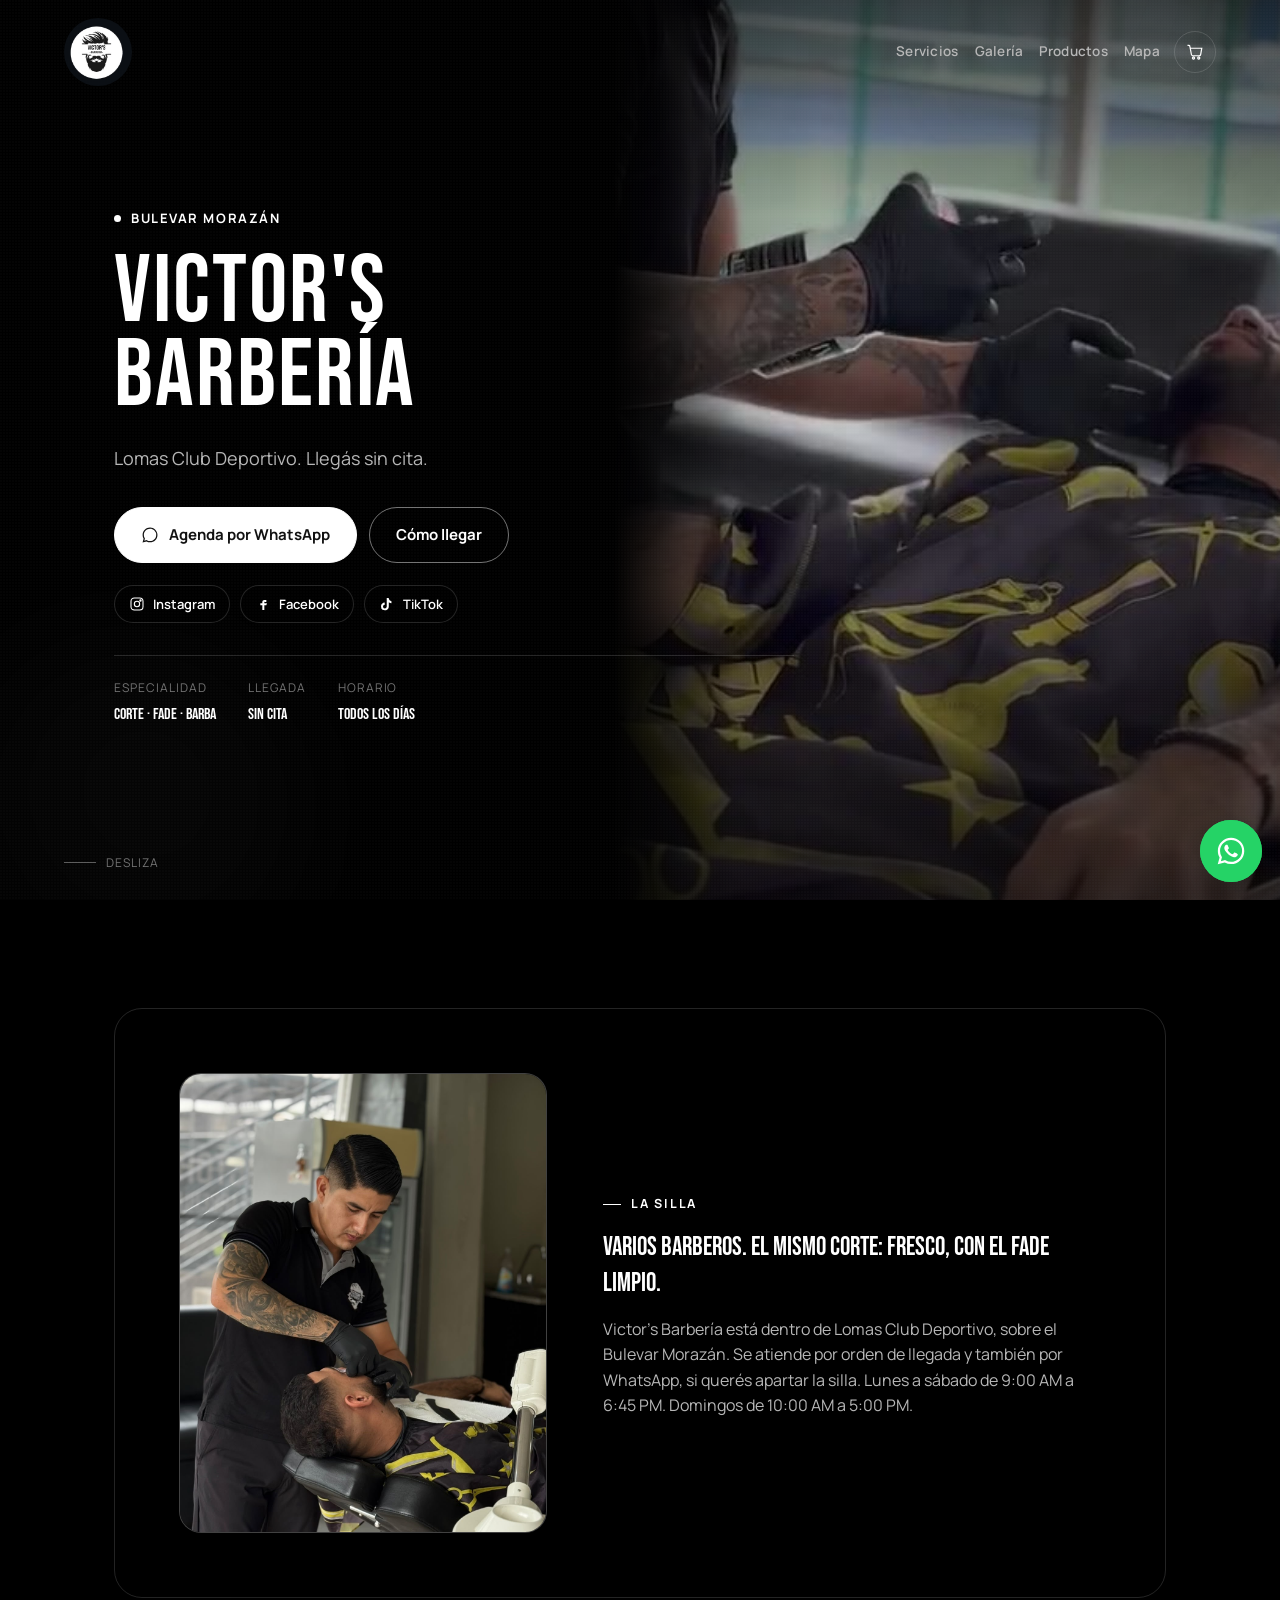
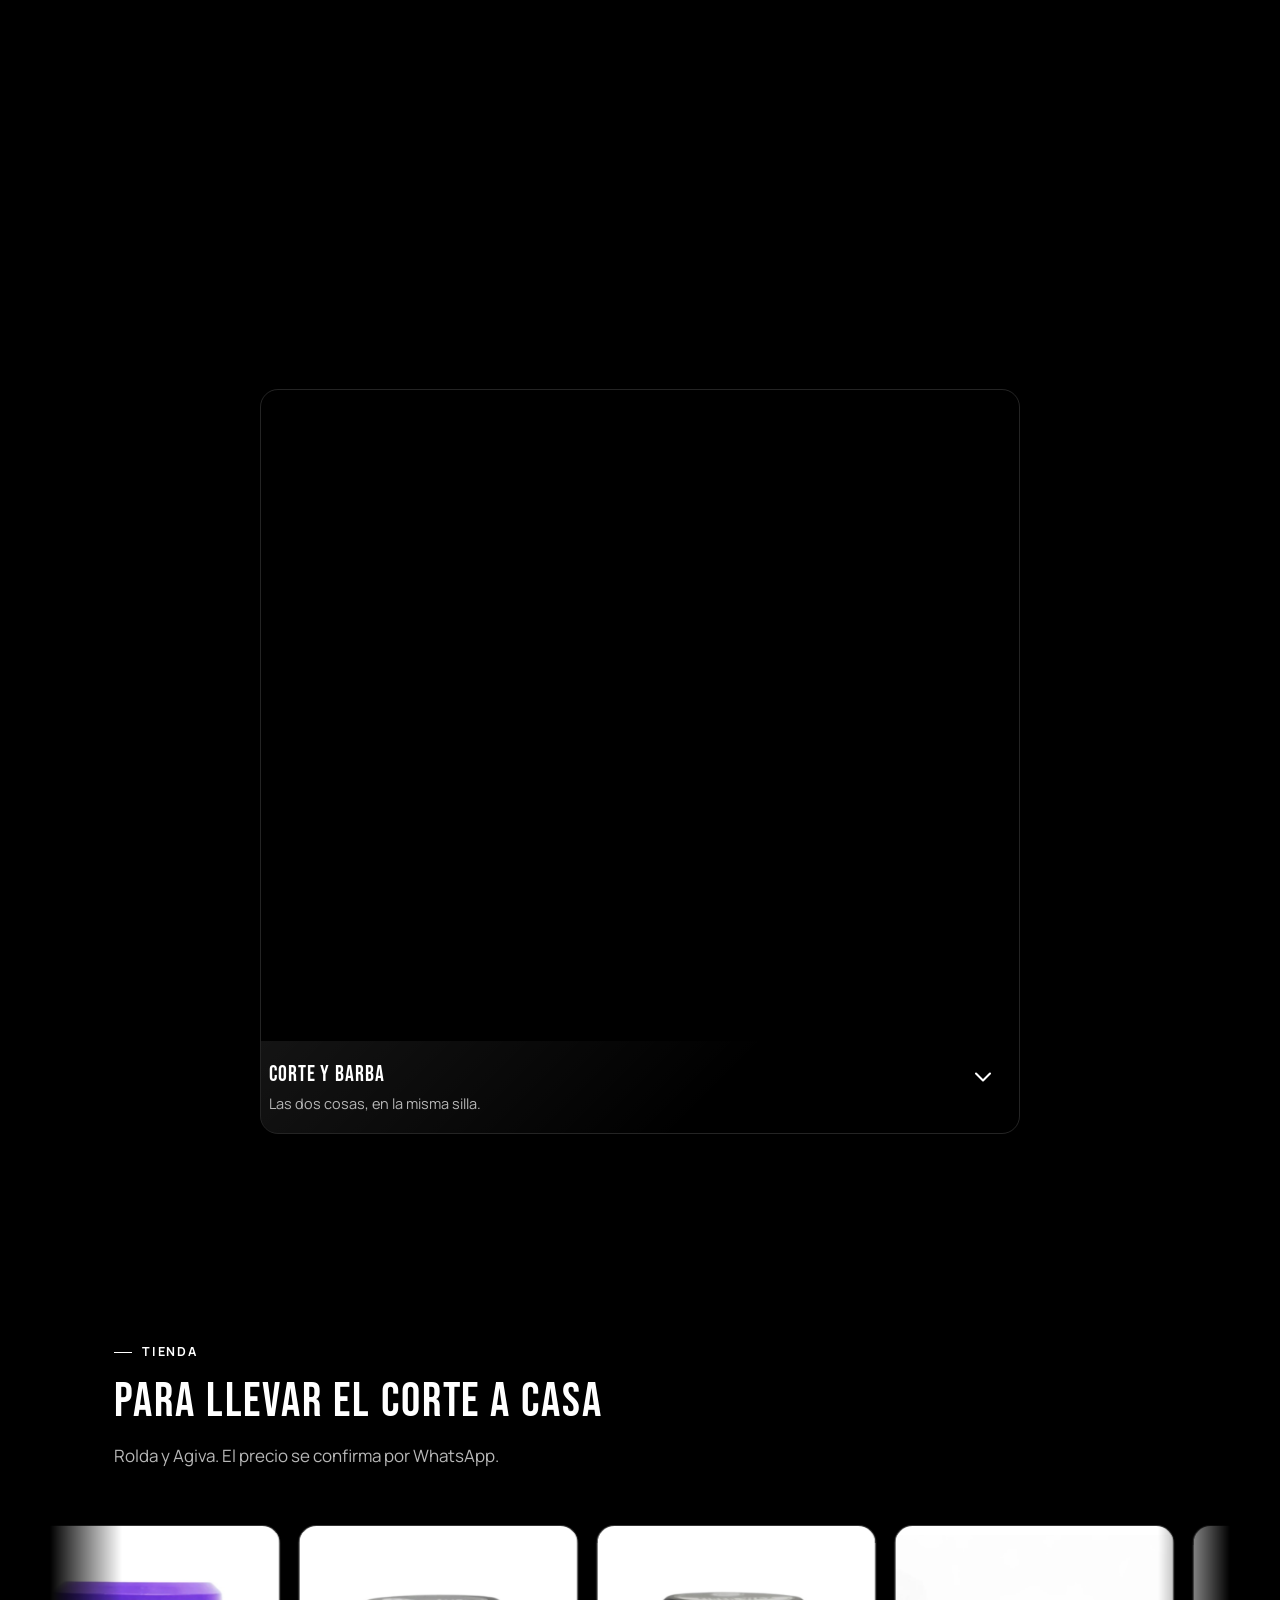
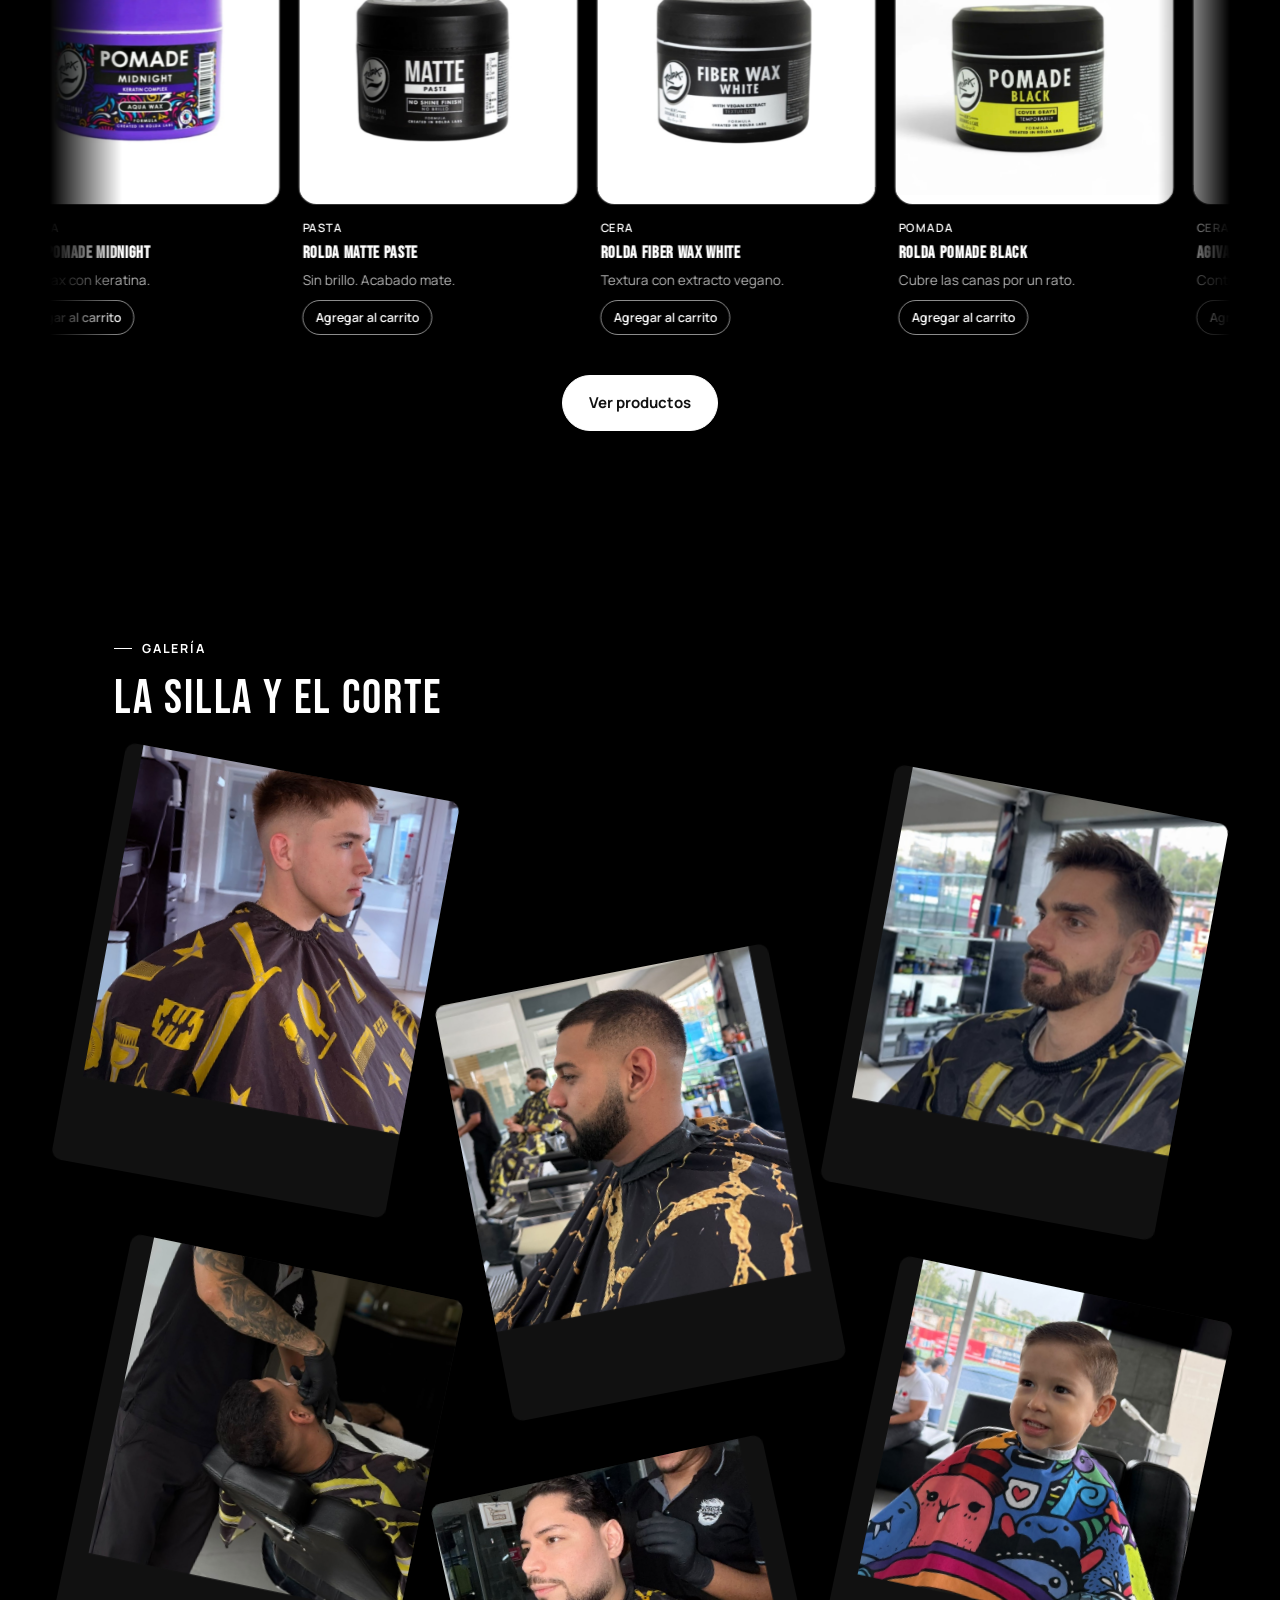
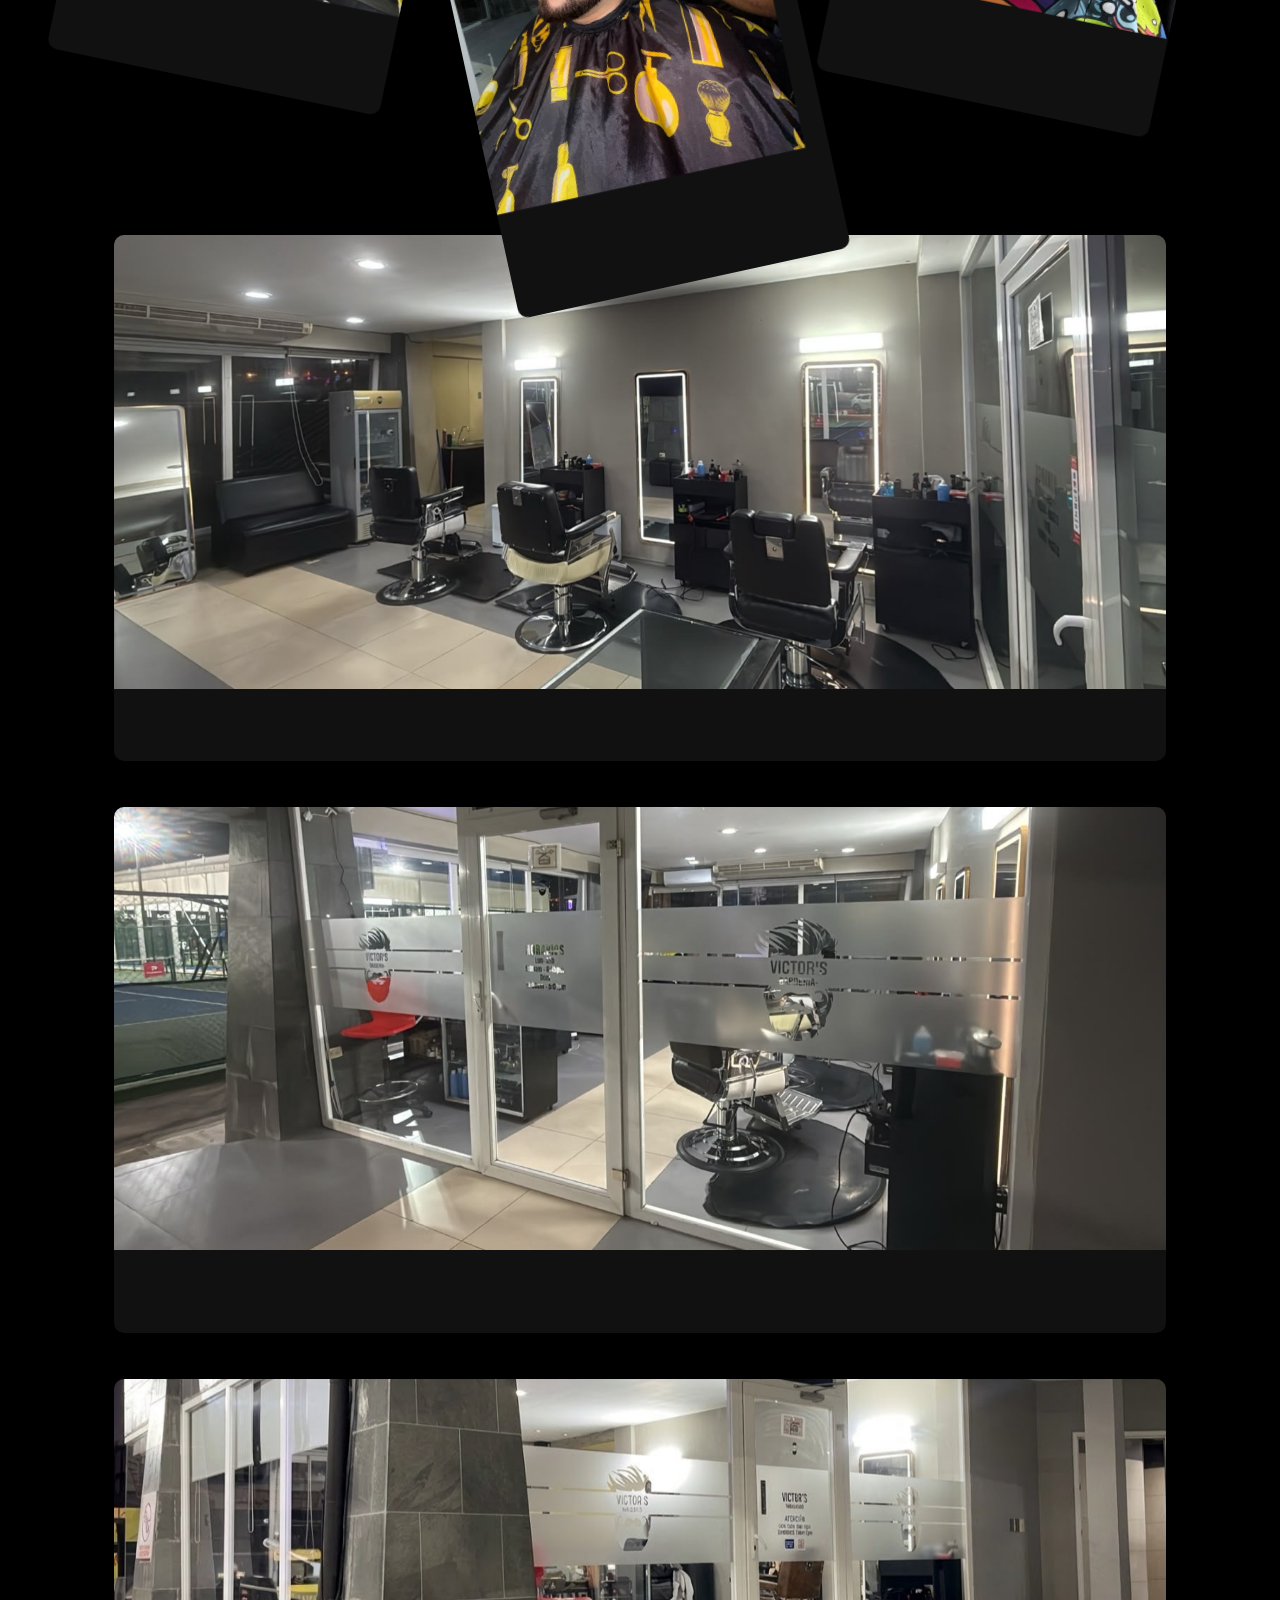
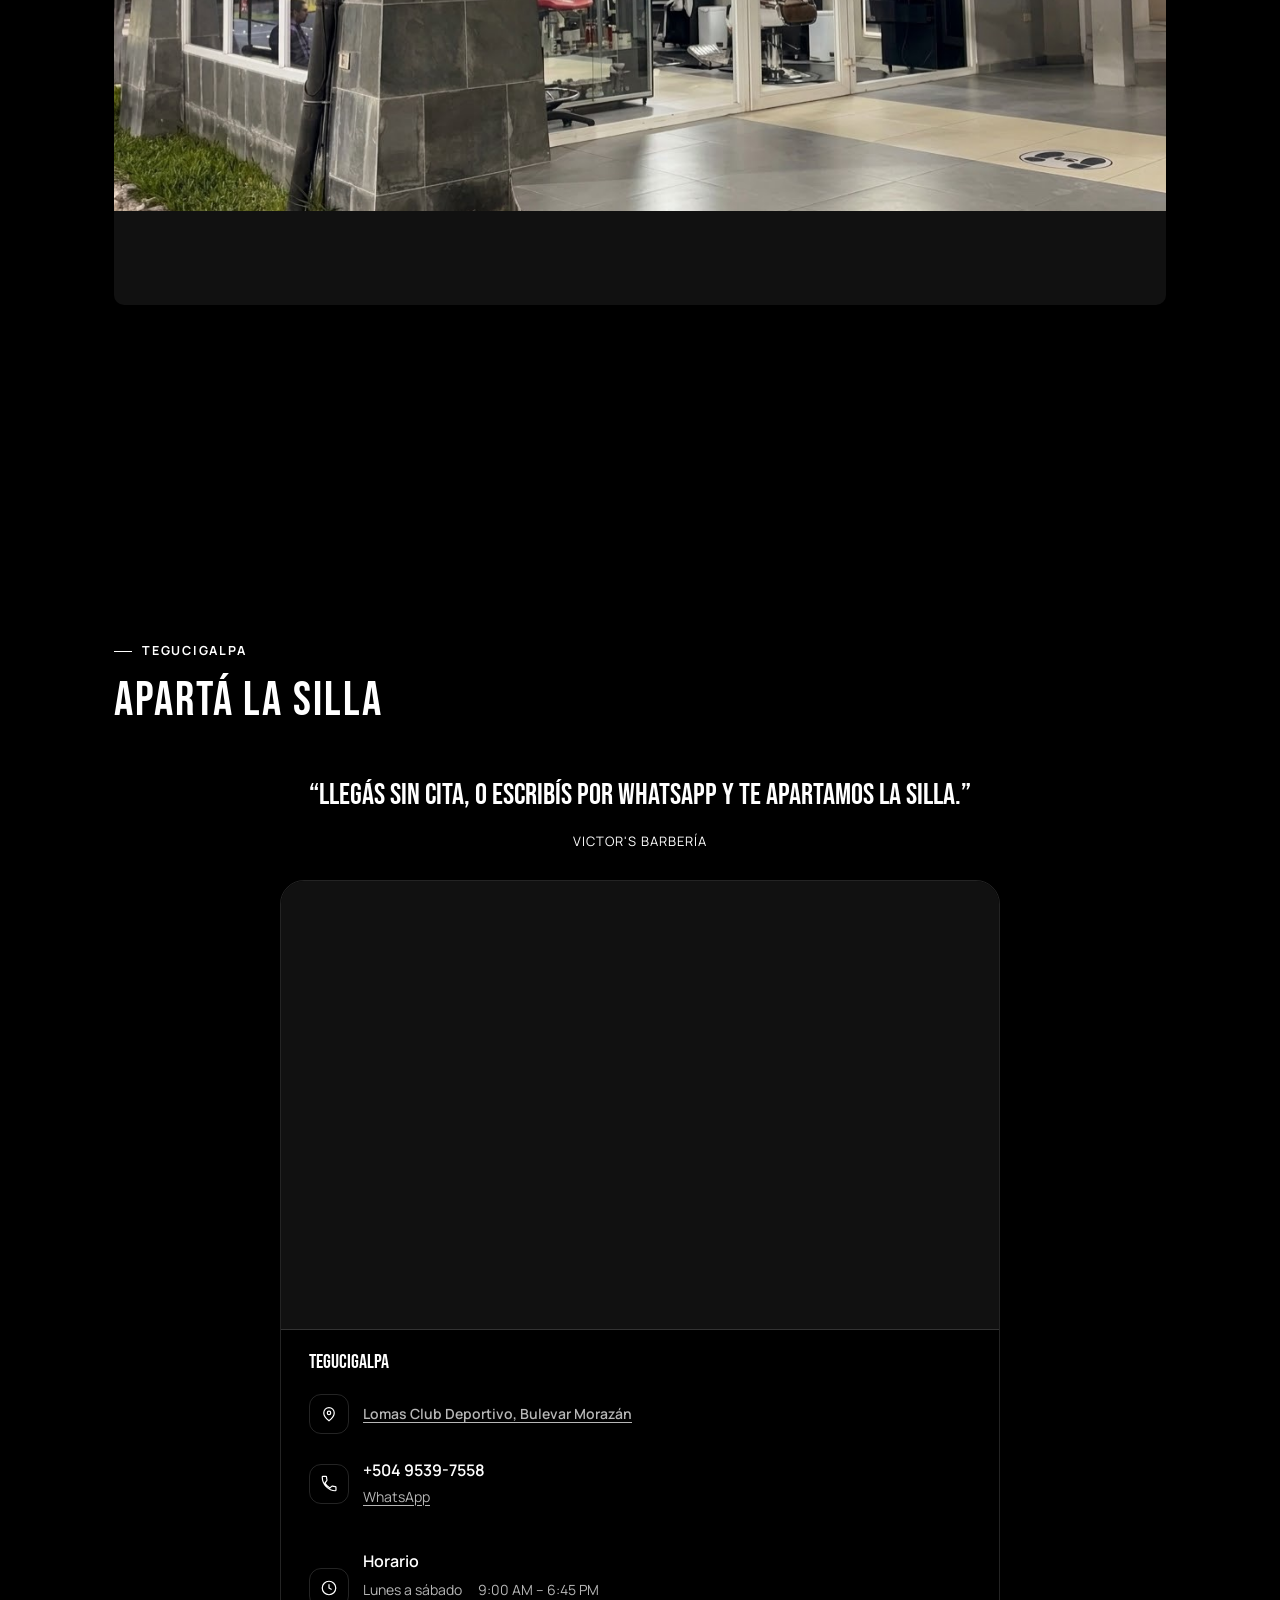
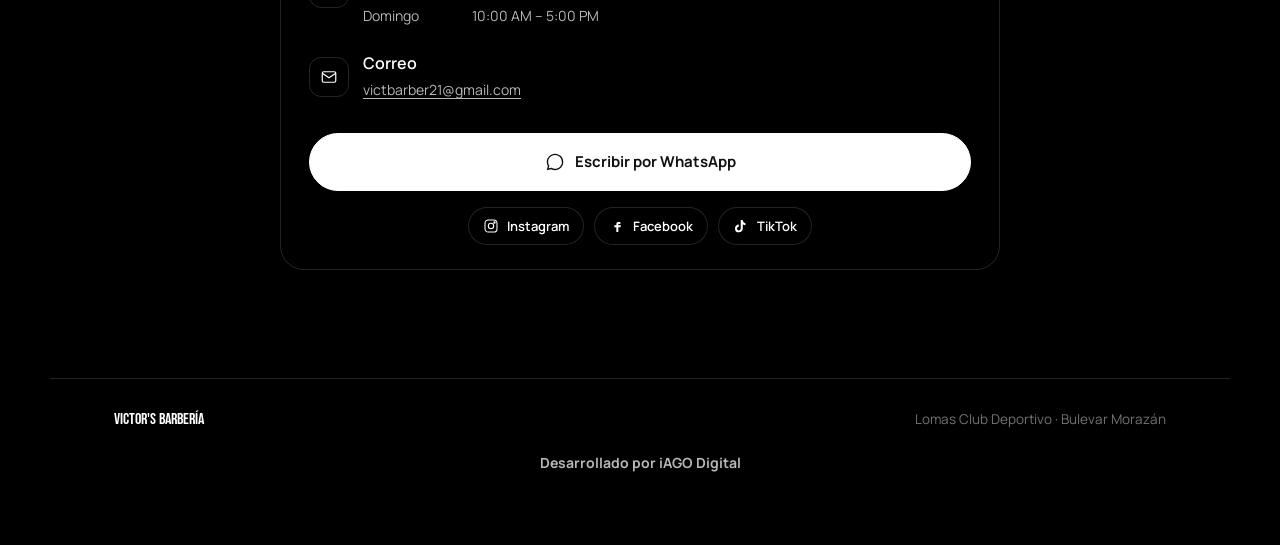
<file: index.html>
<!DOCTYPE html>
<html lang="es">
<head>
<meta charset="UTF-8">
<meta name="viewport" content="width=device-width, initial-scale=1.0, viewport-fit=cover">
<title>Victor's Barbería · Tegucigalpa</title>
<meta name="description" content="Victor's Barbería en Lomas Club Deportivo, Bulevar Morazán. Llegás sin cita, o por WhatsApp.">
<meta name="theme-color" content="#000000">
<link rel="icon" href="images/logo.jpg" type="image/jpeg">
<meta property="og:title" content="Victor's Barbería">
<meta property="og:description" content="Victor's Barbería. Lomas Club Deportivo, Bulevar Morazán, Tegucigalpa.">
<meta property="og:image" content="images/gallery/fachada.jpg">
<meta property="og:type" content="website">
<link rel="preconnect" href="https://fonts.googleapis.com">
<link rel="preconnect" href="https://fonts.gstatic.com" crossorigin>
<link href="https://fonts.googleapis.com/css2?family=Bebas+Neue&family=Manrope:wght@400;500;600;700&display=swap" rel="stylesheet">
<link rel="stylesheet" href="styles.css">
<script type="application/ld+json">
{
  "@context": "https://schema.org",
  "@type": "HairSalon",
  "name": "Victor's Barbería",
  "image": "images/gallery/fachada.jpg",
  "url": "https://www.instagram.com/victor.s_barberia/",
  "telephone": "+50495397558",
  "email": "victbarber21@gmail.com",
  "address": {
    "@type": "PostalAddress",
    "streetAddress": "Lomas Club Deportivo, Bulevar Morazán",
    "addressLocality": "Tegucigalpa",
    "addressCountry": "HN"
  },
  "geo": {
    "@type": "GeoCoordinates",
    "latitude": 14.0992082,
    "longitude": -87.1808485
  },
  "openingHoursSpecification": [
    {
      "@type": "OpeningHoursSpecification",
      "dayOfWeek": ["Monday","Tuesday","Wednesday","Thursday","Friday","Saturday"],
      "opens": "09:00",
      "closes": "18:45"
    },
    {
      "@type": "OpeningHoursSpecification",
      "dayOfWeek": "Sunday",
      "opens": "10:00",
      "closes": "17:00"
    }
  ],
  "sameAs": [
    "https://www.instagram.com/victor.s_barberia/",
    "https://www.facebook.com/BarberiaVictors/",
    "https://www.tiktok.com/@victor.s_sbarberia"
  ]
}
</script>
</head>
<body>
  <nav class="nav" id="nav">
    <a href="#top" class="nav-brand">
      <img src="images/logo.jpg" alt="Victor's Barbería" class="nav-logo" width="68" height="68">
    </a>
    <div class="nav-actions">
      <div class="nav-links">
        <a href="#servicios" class="nav-link">Servicios</a>
        <a href="#galeria" class="nav-link">Galería</a>
        <a href="#productos" class="nav-link">Productos</a>
        <a href="#contacto" class="nav-link">Mapa</a>
      </div>
    </div>
  </nav>

  <header class="hero" id="top">
    <div class="hero-media" id="hero-media">
      <video class="hero-video" id="hero-video" autoplay muted loop playsinline poster="images/hero/poster.jpg" preload="auto" aria-hidden="true">
        <source src="images/hero/00806a3b-abbd-432e-bed9-928530f47afd.mp4" type="video/mp4">
      </video>
      <div class="hero-media-overlay"></div>
    </div>
    <div class="hero-field">
      <div class="blob blob-a" data-parallax="0.18"></div>
      <div class="blob blob-b" data-parallax="0.28"></div>
      <div class="blob blob-c" data-parallax="0.4"></div>
    </div>
    <div class="hero-grain"></div>
    <div class="hero-inner">
      <div class="eyebrow-row" data-reveal style="--delay:0s">
        <span class="eyebrow-dot"></span>
        <span>Bulevar Morazán</span>
      </div>
      <h1 data-reveal style="--delay:.1s">Victor's<br>Barbería</h1>
      <p class="hero-desc" data-reveal style="--delay:.2s">
        Lomas Club Deportivo. Llegás sin cita.
      </p>
      <div class="hero-actions" data-reveal style="--delay:.3s">
        <a class="btn btn-primary" id="hero-whatsapp" href="https://wa.me/50495397558?text=Hola%2C%20quiero%20apartar%20una%20silla%20en%20Victor%27s%20Barber%C3%ADa" target="_blank" rel="noopener">
          <svg viewBox="0 0 24 24" fill="currentColor" aria-hidden="true"><path d="M12.04 2C6.58 2 2.13 6.45 2.13 11.91c0 1.75.46 3.46 1.32 4.96L2.05 22l5.25-1.38a9.9 9.9 0 0 0 4.74 1.21h.01c5.46 0 9.9-4.45 9.9-9.91 0-2.65-1.03-5.13-2.9-7C17.18 3.03 14.7 2 12.04 2Zm0 18.14h-.01a8.2 8.2 0 0 1-4.19-1.15l-.3-.18-3.12.82.83-3.04-.2-.31a8.23 8.23 0 0 1-1.26-4.37c0-4.55 3.7-8.25 8.26-8.25 2.2 0 4.27.86 5.83 2.42a8.18 8.18 0 0 1 2.41 5.84c0 4.55-3.71 8.22-8.25 8.22Z"/></svg>
          Agenda por WhatsApp
        </a>
        <a href="#contacto" class="btn btn-ghost">Cómo llegar</a>
      </div>
      <div class="hero-social" id="hero-social" data-reveal style="--delay:.32s"></div>
      <div class="hero-meta" data-reveal style="--delay:.35s">
        <div class="item">
          <span class="label">Especialidad</span>
          <span class="value">Corte · Fade · Barba</span>
        </div>
        <div class="item">
          <span class="label">Llegada</span>
          <span class="value">Sin cita</span>
        </div>
        <div class="item">
          <span class="label">Horario</span>
          <span class="value">Todos los días</span>
        </div>
      </div>
    </div>
    <div class="scroll-cue" id="scroll-cue"><span class="line"></span><span>Desliza</span></div>
  </header>

  <section id="barberia">
    <div class="wrap">
      <div class="about">
        <div class="about-grid">
          <div class="about-card tilt-el" data-tilt data-reveal="scale">
            <div class="about-card-inner">
              <img src="images/team.jpg" alt="Barbero de Victor's Barbería perfilando una barba">
            </div>
          </div>
          <div class="about-copy">
            <div class="kicker" data-reveal>La silla</div>
            <p class="lede" data-reveal style="--delay:.06s">Varios barberos. El mismo Corte: Fresco, con el fade limpio.</p>
            <p class="body-p" data-reveal style="--delay:.12s">Victor's Barbería está dentro de Lomas Club Deportivo, sobre el Bulevar Morazán. Se atiende por orden de llegada y también por WhatsApp, si querés apartar la silla. Lunes a sábado de 9:00 AM a 6:45 PM. Domingos de 10:00 AM a 5:00 PM.</p>
          </div>
        </div>
      </div>
    </div>
  </section>

  <section id="servicios">
    <div class="wrap">
      <div class="section-head">
        <div class="kicker" data-reveal>Servicios</div>
        <h2 data-reveal style="--delay:.05s">Lo que se hace en la silla</h2>
        <p data-reveal style="--delay:.1s">La lista del local.</p>
      </div>
      <div class="services-accordion" id="services-grid"></div>
    </div>
  </section>

  <section id="productos">
    <div class="wrap">
      <div class="section-head">
        <div class="kicker" data-reveal>Tienda</div>
        <h2 data-reveal style="--delay:.05s">Para llevar el corte a casa</h2>
        <p data-reveal style="--delay:.1s">Rolda y Agiva. El precio se confirma por WhatsApp.</p>
      </div>
      <div data-reveal style="--delay:.12s">
        <div class="products-marquee" id="products-marquee">
          <div class="products-marquee-track" data-marquee-track></div>
        </div>
      </div>
      <div class="products-cta-wrap" data-reveal style="--delay:.16s">
        <a href="productos.html" class="btn btn-primary" data-products-cta>Ver productos</a>
      </div>
    </div>
  </section>

  <section id="galeria">
    <div class="wrap">
      <div class="section-head">
        <div class="kicker" data-reveal>Galería</div>
        <h2 data-reveal style="--delay:.05s">La silla y el corte</h2>
      </div>
      <div class="gallery-grid" id="gallery-grid"></div>
    </div>
  </section>

  <section id="contacto">
    <div class="wrap">
      <div class="section-head">
        <div class="kicker" data-reveal>Tegucigalpa</div>
        <h2 data-reveal style="--delay:.05s">Apartá la silla</h2>
      </div>
      <div class="contact-grid">
        <div class="quote-block" data-reveal>
          <p>“Llegás sin cita, o escribís por WhatsApp y te apartamos la silla.”</p>
          <div class="who">Victor's Barbería</div>
        </div>
        <div class="contact-card" data-reveal style="--delay:.08s">
          <div class="contact-map" id="contact-map"></div>
          <div class="contact-card-body">
          <div id="contact-locations"></div>
          <div class="contact-row">
            <div class="ic" aria-hidden="true"><svg viewBox="0 0 24 24" fill="none" stroke="currentColor" stroke-width="1.6"><circle cx="12" cy="12" r="9"/><path d="M12 7v5l3.5 2"/></svg></div>
            <div class="txt">
              <b>Horario</b>
              <div class="hours-stack" id="contact-hours"></div>
            </div>
          </div>
          <div class="contact-row">
            <div class="ic" aria-hidden="true"><svg viewBox="0 0 24 24" fill="none" stroke="currentColor" stroke-width="1.6"><rect x="3" y="5" width="18" height="14" rx="2"/><path d="M3 7l9 6 9-6"/></svg></div>
            <div class="txt">
              <b>Correo</b>
              <a id="contact-email" href="mailto:victbarber21@gmail.com">victbarber21@gmail.com</a>
            </div>
          </div>
          <a class="contact-cta-big" id="contact-whatsapp" href="https://wa.me/50495397558?text=Hola%2C%20quiero%20apartar%20una%20silla%20en%20Victor%27s%20Barber%C3%ADa" target="_blank" rel="noopener">
            <svg viewBox="0 0 24 24" fill="currentColor" aria-hidden="true"><path d="M12.04 2C6.58 2 2.13 6.45 2.13 11.91c0 1.75.46 3.46 1.32 4.96L2.05 22l5.25-1.38a9.9 9.9 0 0 0 4.74 1.21h.01c5.46 0 9.9-4.45 9.9-9.91 0-2.65-1.03-5.13-2.9-7C17.18 3.03 14.7 2 12.04 2Zm0 18.14h-.01a8.2 8.2 0 0 1-4.19-1.15l-.3-.18-3.12.82.83-3.04-.2-.31a8.23 8.23 0 0 1-1.26-4.37c0-4.55 3.7-8.25 8.26-8.25 2.2 0 4.27.86 5.83 2.42a8.18 8.18 0 0 1 2.41 5.84c0 4.55-3.71 8.22-8.25 8.22Z"/></svg>
            Escribir por WhatsApp
          </a>
          <div class="social-row" id="social-row"></div>
          </div>
        </div>
      </div>
    </div>
  </section>

  <footer class="wrap">
    <div class="footer-row">
      <span class="fbrand">Victor's Barbería</span>
      <span>Lomas Club Deportivo · Bulevar Morazán</span>
    </div>
    <div class="foot-credit"><a href="https://www.iagodigital.com/" target="_blank" rel="noopener">Desarrollado por iAGO Digital</a></div>
  </footer>

  <div class="lightbox" id="lightbox" hidden>
    <button type="button" class="lightbox-backdrop" id="lightbox-backdrop" aria-label="Cerrar foto"></button>
    <button type="button" class="lightbox-close" id="lightbox-close" aria-label="Cerrar">×</button>
    <img class="lightbox-img" id="lightbox-img" alt="">
  </div>

  <a class="wa-float" id="wa-float" href="https://wa.me/50495397558?text=Hola%2C%20quiero%20apartar%20una%20silla%20en%20Victor%27s%20Barber%C3%ADa" target="_blank" rel="noopener" aria-label="WhatsApp">
    <span class="wa-float-ring" aria-hidden="true"></span>
    <svg viewBox="0 0 24 24" fill="currentColor" aria-hidden="true"><path d="M12.04 2C6.58 2 2.13 6.45 2.13 11.91c0 1.75.46 3.46 1.32 4.96L2.05 22l5.25-1.38a9.9 9.9 0 0 0 4.74 1.21h.01c5.46 0 9.9-4.45 9.9-9.91 0-2.65-1.03-5.13-2.9-7C17.18 3.03 14.7 2 12.04 2Zm0 18.14h-.01a8.2 8.2 0 0 1-4.19-1.15l-.3-.18-3.12.82.83-3.04-.2-.31a8.23 8.23 0 0 1-1.26-4.37c0-4.55 3.7-8.25 8.26-8.25 2.2 0 4.27.86 5.83 2.42a8.18 8.18 0 0 1 2.41 5.84c0 4.55-3.71 8.22-8.25 8.22Zm4.52-6.16c-.25-.12-1.47-.72-1.7-.81-.23-.08-.39-.12-.56.13-.17.24-.64.8-.78.97-.14.17-.29.19-.54.06-.25-.12-1.05-.39-2-1.23-.74-.66-1.23-1.47-1.38-1.72-.14-.25-.02-.38.11-.5.11-.11.25-.29.37-.43.13-.14.17-.25.25-.41.08-.17.04-.31-.02-.43-.06-.12-.56-1.34-.76-1.84-.2-.48-.41-.42-.56-.43h-.48c-.17 0-.43.06-.66.31-.23.25-.87.85-.87 2.07 0 1.22.89 2.4 1.01 2.56.13.17 1.75 2.67 4.23 3.74.59.26 1.05.41 1.41.52.59.19 1.13.16 1.56.1.48-.07 1.47-.6 1.68-1.18.21-.58.21-1.07.14-1.18-.06-.1-.23-.16-.48-.28Z"/></svg>
  </a>

<script src="config.js"></script>
<script src="products.js"></script>
<script>
(function render(){
  const pinSvg = '<svg viewBox="0 0 24 24" fill="none" stroke="currentColor" stroke-width="1.6" aria-hidden="true"><path d="M12 21c4-3.2 7-6.6 7-10.5A7 7 0 0 0 5 10.5C5 14.4 8 17.8 12 21Z"/><circle cx="12" cy="10.5" r="2.3"/></svg>';
  const phoneSvg = '<svg viewBox="0 0 24 24" fill="none" stroke="currentColor" stroke-width="1.6" aria-hidden="true"><path d="M6.6 10.8c1.4 2.8 3.8 5.2 6.6 6.6l2.2-2.2c.3-.3.7-.4 1.1-.3 1.2.4 2.5.6 3.8.6.6 0 1 .4 1 1V20c0 .6-.4 1-1 1C11.4 21 3 12.6 3 2.7c0-.6.4-1 1-1H7.7c.6 0 1 .4 1 1 0 1.3.2 2.6.6 3.8.1.4 0 .8-.3 1.1L6.6 10.8Z"/></svg>';
  const instaSvg = '<svg viewBox="0 0 24 24" fill="none" stroke="currentColor" stroke-width="1.6" aria-hidden="true"><rect x="3" y="3" width="18" height="18" rx="5"/><circle cx="12" cy="12" r="4"/><circle cx="17.2" cy="6.8" r="1"/></svg>';
  const facebookSvg = '<svg viewBox="0 0 24 24" fill="currentColor" aria-hidden="true"><path d="M14 9h3V6h-3c-1.7 0-3 1.3-3 3v2H8v3h3v7h3v-7h3l1-3h-4V9c0-.6.4-1 1-1Z"/></svg>';
  const tiktokSvg = '<svg viewBox="0 0 24 24" fill="currentColor" aria-hidden="true"><path d="M14.5 3c.5 2.6 1.9 4.4 4.2 4.8v3c-1.5-.1-2.8-.6-4-1.4v6.3c0 3.3-2.6 5.8-5.9 5.8A5.8 5.8 0 0 1 3 15.7c0-3.2 2.5-5.7 5.6-5.8v3.1a2.8 2.8 0 0 0-2.6 2.8 2.8 2.8 0 0 0 2.8 2.8c1.6 0 2.8-1.2 2.8-2.8V3h2.9Z"/></svg>';
  const chevron = '<svg class="service-chevron" viewBox="0 0 24 24" fill="none" stroke="currentColor" stroke-width="1.8" aria-hidden="true"><path d="M6 9l6 6 6-6" stroke-linecap="round" stroke-linejoin="round"/></svg>';
  const location = CONFIG.locations[0];

  function esc(value){
    return String(value ?? "").replace(/[&<>"']/g, (ch) => ({
      "&": "&amp;",
      "<": "&lt;",
      ">": "&gt;",
      '"': "&quot;",
      "'": "&#39;"
    }[ch]));
  }

  function waLink(){
    return `https://wa.me/${CONFIG.business.whatsappNumber}?text=${encodeURIComponent(CONFIG.business.whatsappMessage)}`;
  }

  ["wa-float", "hero-whatsapp", "contact-whatsapp"].forEach((id) => {
    const el = document.getElementById(id);
    if (el) el.href = waLink();
  });

  document.getElementById("contact-email").textContent = CONFIG.business.email;
  document.getElementById("contact-email").href = `mailto:${CONFIG.business.email}`;

  document.getElementById("contact-hours").innerHTML = CONFIG.hours.map((hour) => `
    <div class="hours-line"><span>${esc(hour.day)}</span><span>${esc(hour.time)}</span></div>
  `).join("");

  document.getElementById("contact-map").innerHTML = `
    <iframe title="Mapa de Victor's Barbería en Lomas Club Deportivo" src="${esc(location.mapsEmbedUrl)}" loading="lazy" referrerpolicy="no-referrer-when-downgrade"></iframe>
  `;

  document.getElementById("contact-locations").innerHTML = `
    <div class="location-block">
      <div class="location-block-name">${esc(location.name)}</div>
      <div class="contact-row">
        <div class="ic">${pinSvg}</div>
        <div class="txt">
          <b><a href="${esc(location.mapsUrl)}" target="_blank" rel="noopener">${esc(location.address)}</a></b>
        </div>
      </div>
      <div class="contact-row">
        <div class="ic">${phoneSvg}</div>
        <div class="txt">
          <b>${esc(location.phoneDisplay)}</b>
          <a href="${esc(waLink())}" target="_blank" rel="noopener">WhatsApp</a>
        </div>
      </div>
    </div>
  `;

  const socialHtml = [
    { href: CONFIG.business.instagram, label: "Instagram", icon: instaSvg },
    { href: CONFIG.business.facebook, label: "Facebook", icon: facebookSvg },
    { href: CONFIG.business.tiktok, label: "TikTok", icon: tiktokSvg }
  ].map((item) => `
    <a class="social-pill" href="${esc(item.href)}" target="_blank" rel="noopener" aria-label="${esc(item.label)}">
      ${item.icon}
      <span>${esc(item.label)}</span>
    </a>
  `).join("");
  document.getElementById("hero-social").innerHTML = socialHtml;
  document.getElementById("social-row").innerHTML = socialHtml;

  document.getElementById("services-grid").innerHTML = CONFIG.services.map((service, index) => `
    <div class="service-item${service.hot ? " is-hot" : ""}" data-reveal style="--delay:${Math.min(index, 6) * 0.05}s">
      <button type="button" class="service-trigger" aria-expanded="false" id="service-trigger-${index}" aria-controls="service-panel-${index}">
        <span class="service-trigger-text">
          <span class="service-heading">
            <h3>${esc(service.name)}</h3>
          </span>
          <p class="service-teaser">${esc(service.teaser)}</p>
        </span>
        ${chevron}
      </button>
      <div class="service-panel" id="service-panel-${index}" role="region" aria-labelledby="service-trigger-${index}">
        <div class="service-panel-inner">
          <p class="service-desc">${esc(service.desc)}</p>
        </div>
      </div>
    </div>
  `).join("");

  if (window.ProductsUI){
    ProductsUI.initCartUI();
    ProductsUI.initFeaturedMarquee(document.getElementById("products-marquee"));
  }

  document.getElementById("gallery-grid").innerHTML = CONFIG.gallery.map((item, index) => `
    <button type="button" class="gallery-tile${item.wide ? " is-wide" : ""}" data-parallax-tile data-full="${esc(item.image)}" aria-label="${esc(item.alt)}">
      <img class="gallery-img" src="${esc(item.image)}" alt="${esc(item.alt)}" style="${item.position ? `object-position:${esc(item.position)}` : ""}" loading="${index < 3 ? "eager" : "lazy"}">
    </button>
  `).join("");

  const lightbox = document.getElementById("lightbox");
  const lightboxImg = document.getElementById("lightbox-img");
  document.getElementById("gallery-grid").addEventListener("click", (event) => {
    const tile = event.target.closest(".gallery-tile");
    if (!tile) return;
    lightboxImg.src = tile.dataset.full;
    lightboxImg.alt = tile.querySelector("img").alt;
    lightbox.hidden = false;
    document.body.classList.add("picker-open");
  });
  function closeLightbox(){
    if (lightbox.hidden) return;
    lightbox.hidden = true;
    lightboxImg.src = "";
    document.body.classList.remove("picker-open");
  }
  document.getElementById("lightbox-close").addEventListener("click", closeLightbox);
  document.getElementById("lightbox-backdrop").addEventListener("click", closeLightbox);

  document.getElementById("services-grid").addEventListener("click", (event) => {
    const trigger = event.target.closest(".service-trigger");
    if (!trigger) return;
    const item = trigger.closest(".service-item");
    const open = item.classList.contains("is-open");
    item.classList.toggle("is-open", !open);
    trigger.setAttribute("aria-expanded", open ? "false" : "true");
  });

  document.addEventListener("keydown", (event) => {
    if (event.key === "Escape") closeLightbox();
  });

  const nav = document.getElementById("nav");
  const onScroll = () => nav.classList.toggle("scrolled", window.scrollY > 40);
  onScroll();
  window.addEventListener("scroll", onScroll, { passive: true });

  const reduced = window.matchMedia("(prefers-reduced-motion: reduce)").matches;
  const canHover = window.matchMedia("(hover: hover) and (pointer: fine)").matches;
  const isCoarse = window.matchMedia("(pointer: coarse)").matches;

  const galleryTiles = document.querySelectorAll("[data-parallax-tile]");
  if (reduced){
    galleryTiles.forEach((tile) => tile.classList.add("is-shown"));
  } else {
    const galleryObserver = new IntersectionObserver((entries) => {
      entries.forEach((entry) => {
        if (!entry.isIntersecting) return;
        entry.target.classList.add("is-shown");
        galleryObserver.unobserve(entry.target);
      });
    }, { threshold: 0.01, rootMargin: "140px 0px 180px 0px" });
    galleryTiles.forEach((tile, index) => {
      tile.style.transitionDelay = `${(index % 3) * 80}ms`;
      galleryObserver.observe(tile);
    });
  }

  const heroVideo = document.getElementById("hero-video");
  if (heroVideo){
    const heroRate = 0.75;
    const playHero = () => {
      if (reduced || document.hidden) return;
      if (heroVideo.playbackRate !== heroRate) heroVideo.playbackRate = heroRate;
      heroVideo.play().catch(() => {});
    };
    if (reduced){
      heroVideo.removeAttribute("autoplay");
      heroVideo.pause();
    } else {
      heroVideo.addEventListener("loadedmetadata", playHero);
      heroVideo.addEventListener("play", playHero);
      document.addEventListener("visibilitychange", () => {
        if (document.hidden) heroVideo.pause();
        else playHero();
      });
      playHero();
    }
  }

  if (reduced){
    document.querySelectorAll("[data-reveal]").forEach((el) => el.classList.add("is-visible"));
  } else {
    const io = new IntersectionObserver((entries) => {
      entries.forEach((entry) => {
        if (entry.isIntersecting){
          entry.target.classList.add("is-visible");
          io.unobserve(entry.target);
        }
      });
    }, {
      threshold: isCoarse ? 0.06 : 0.12,
      rootMargin: isCoarse ? "0px" : "0px 0px -30px 0px"
    });
    document.querySelectorAll("[data-reveal]").forEach((el) => io.observe(el));

    function revealHeroContent(){
      document.querySelectorAll(".hero .hero-inner [data-reveal]").forEach((el) => {
        const delay = parseFloat(el.style.getPropertyValue("--delay")) || 0;
        setTimeout(() => el.classList.add("is-visible"), delay * 1000);
      });
      const meta = document.querySelector(".hero-meta");
      const cue = document.getElementById("scroll-cue");
      setTimeout(() => {
        if (meta) meta.classList.add("is-visible");
        if (cue) cue.classList.add("is-visible");
      }, 320);
    }
    requestAnimationFrame(revealHeroContent);
  }

  if (!reduced){
    const MOTION = {
      blobScroll: isCoarse ? 0.42 : 0.5,
      blobPointer: isCoarse ? 8 : 18,
      blobFloat: isCoarse ? 16 : 20,
      tiltMax: canHover ? 10 : 8,
      tiltScroll: isCoarse ? 8 : 7,
      heroDrift: isCoarse ? 0.1 : 0.14
    };

    const blobs = document.querySelectorAll("[data-parallax]");
    const heroInner = document.querySelector(".hero-inner");
    const vh = () => window.innerHeight;
    let ptrX = 0;
    let ptrY = 0;
    let ptrOn = false;

    function setPointer(e){
      ptrX = (e.clientX / window.innerWidth - 0.5) * 2;
      ptrY = (e.clientY / window.innerHeight - 0.5) * 2;
      ptrOn = true;
    }
    function clearPointer(){
      ptrOn = false;
      ptrX = 0;
      ptrY = 0;
    }

    if (canHover){
      window.addEventListener("pointermove", setPointer, { passive: true });
    } else {
      window.addEventListener("pointerdown", (e) => { if (e.pointerType === "touch") setPointer(e); }, { passive: true });
      window.addEventListener("pointermove", (e) => { if (e.pointerType === "touch") setPointer(e); }, { passive: true });
      window.addEventListener("pointerup", clearPointer, { passive: true });
      window.addEventListener("pointercancel", clearPointer, { passive: true });
    }

    document.querySelectorAll("[data-tilt]").forEach((card) => {
      const inner = card.querySelector(".about-card-inner") || card;
      const MAX = MOTION.tiltMax;
      let dragging = false;
      const applyTilt = (cx, cy) => {
        const r = card.getBoundingClientRect();
        const px = (cx - r.left) / r.width;
        const py = (cy - r.top) / r.height;
        const ry = (px - 0.5) * MAX * 2;
        const rx = (0.5 - py) * MAX * 2;
        inner.style.setProperty("--rx", rx.toFixed(2) + "deg");
        inner.style.setProperty("--ry", ry.toFixed(2) + "deg");
      };
      const resetTilt = () => {
        dragging = false;
        card.dataset.tiltActive = "";
        if (!canHover) return;
        inner.style.setProperty("--rx", "0deg");
        inner.style.setProperty("--ry", "0deg");
      };
      card.addEventListener("pointerdown", (e) => {
        dragging = true;
        card.dataset.tiltActive = "1";
        applyTilt(e.clientX, e.clientY);
      }, { passive: true });
      card.addEventListener("pointermove", (e) => {
        if (dragging || canHover) applyTilt(e.clientX, e.clientY);
      }, { passive: true });
      card.addEventListener("pointerup", resetTilt, { passive: true });
      card.addEventListener("pointercancel", resetTilt, { passive: true });
      if (canHover) card.addEventListener("pointerleave", resetTilt, { passive: true });
    });

    function update(){
      const y = window.scrollY;
      const time = Date.now() * 0.001;
      const viewH = vh();

      blobs.forEach((b, i) => {
        const speed = parseFloat(b.dataset.parallax) || 0.2;
        const scrollY = y * speed * -MOTION.blobScroll;
        const strength = (i + 1) * MOTION.blobPointer;
        const mx = ptrX * strength;
        const my = ptrY * strength;
        const float = Math.sin(time + i * 1.4) * MOTION.blobFloat;
        b.style.transform = `translate3d(${mx}px, ${scrollY + my + float}px, 0)`;
      });

      if (heroInner && y < viewH * 1.2){
        const progress = Math.min(y / viewH, 1);
        heroInner.style.transform = `translate3d(0, ${y * MOTION.heroDrift}px, 0)`;
        heroInner.style.opacity = String(1 - progress * 0.35);
      } else if (heroInner){
        heroInner.style.transform = "";
        heroInner.style.opacity = "";
      }

      if (!canHover){
        document.querySelectorAll("[data-tilt]").forEach((card) => {
          if (card.dataset.tiltActive) return;
          const inner = card.querySelector(".about-card-inner") || card;
          const rect = card.getBoundingClientRect();
          const center = rect.top + rect.height / 2 - viewH / 2;
          const progress = Math.max(Math.min(center / (viewH / 2), 1), -1);
          inner.style.setProperty("--rx", (progress * -MOTION.tiltScroll).toFixed(2) + "deg");
          inner.style.setProperty("--ry", (progress * (MOTION.tiltScroll * 0.7)).toFixed(2) + "deg");
        });
      }

      const galleryTravel = isCoarse ? 60 : 110;
      const galleryClamp = isCoarse ? 40 : 75;
      const galleryCols = window.innerWidth > 900 ? 3 : 2;
      let portraitIndex = 0;
      document.querySelectorAll("[data-parallax-tile]").forEach((tile) => {
        const rect = tile.getBoundingClientRect();
        const wide = tile.classList.contains("is-wide");
        const center = rect.top + rect.height / 2 - viewH / 2;
        const progress = center / viewH;
        const img = tile.querySelector(".gallery-img");

        if (wide){
          const y = Math.max(Math.min(progress * -40, 24), -24);
          tile.style.transform = `translate3d(0, ${y.toFixed(1)}px, 0)`;
          tile.style.zIndex = "1";
          if (img){
            img.style.transform = `scale(1.08) translate3d(0, ${(progress * (isCoarse ? -8 : -16)).toFixed(1)}px, 0)`;
          }
          return;
        }

        const col = portraitIndex % galleryCols;
        const dir = col % 2 === 0 ? 1 : -1;
        portraitIndex += 1;
        const offsetY = Math.max(Math.min(progress * -galleryTravel * dir, galleryClamp), -galleryClamp);
        const offsetX = isCoarse ? 0 : Math.max(Math.min(progress * 30 * (col - (galleryCols - 1) / 2), 28), -28);
        const rotate = isCoarse ? 0 : progress * 2.5 * dir;
        const near = 1 - Math.min(Math.abs(progress), 1);
        tile.style.zIndex = String(2 + Math.round(near * 5));
        tile.style.transform = `translate3d(${offsetX.toFixed(1)}px, ${offsetY.toFixed(1)}px, 0) rotate(${rotate.toFixed(2)}deg)`;
        if (!img) return;
        const inView = rect.top < viewH && rect.bottom > 0;
        const dist = Math.min(Math.abs(progress), 1);
        const scale = inView ? 1.12 + dist * (isCoarse ? 0.04 : 0.06) : 1.12;
        const imgY = progress * (isCoarse ? -14 : -24);
        const imgX = isCoarse ? 0 : progress * 8 * dir;
        img.style.transform = `scale(${scale.toFixed(3)}) translate3d(${imgX.toFixed(1)}px, ${imgY.toFixed(1)}px, 0)`;
      });

      const serviceTravel = isCoarse ? 8 : 14;
      document.querySelectorAll("#services-grid .service-item").forEach((item, index) => {
        const rect = item.getBoundingClientRect();
        const center = rect.top + rect.height / 2 - viewH / 2;
        const progress = Math.max(Math.min(center / (viewH * 0.42), 1), -1);
        const dir = index % 2 === 0 ? 1 : -1;
        const shift = progress * serviceTravel * dir;
        const near = 1 - Math.min(Math.abs(progress), 1);
        const text = item.querySelector(".service-trigger-text");
        const desc = item.querySelector(".service-desc");
        item.style.setProperty("--mark", near.toFixed(3));
        if (text) text.style.transform = `translate3d(${shift.toFixed(1)}px, 0, 0)`;
        if (desc) desc.style.transform = `translate3d(${(shift * 0.55).toFixed(1)}px, 0, 0)`;
      });
    }

    (function loop(){
      if (!document.hidden) update();
      requestAnimationFrame(loop);
    })();
    window.addEventListener("resize", update, { passive: true });
  }
})();
</script>
<noscript><style>[data-reveal],.hero .hero-inner [data-reveal],.hero .scroll-cue,.hero-meta .item{opacity:1!important;transform:none!important;filter:none!important}</style></noscript>
</body>
</html>
</file>
<file: styles.css>
:root{
    --cream:      #000000;
    --cream-2:    #0A0A0A;
    --gray-light: #141414;
    --ink:        #FFFFFF;
    --ink-soft:   #B7B7B7;
    --ink-faint:  #737373;
    --gold:       #FFFFFF;
    --gold-2:     #D8D8D8;
    --blue:       #FFFFFF;
    --accent:     #FFFFFF;
    --accent-inv: #111111;
    --accent-hover:rgba(255,255,255,0.08);
    --line:       rgba(255,255,255,0.14);
    --line-strong:rgba(255,255,255,0.55);
    --shadow-lg:  0 32px 80px -24px rgba(0,0,0,0.85);
    --radius:     18px;
    --ease:       cubic-bezier(.22,.61,.36,1);
    --ease-snap:  cubic-bezier(.34,1.56,.64,1);
    --maxw:       1180px;
  }

  *,*::before,*::after{ box-sizing:border-box; }
  html{
    scroll-behavior:smooth;
    overflow-x:clip;
  }
  body{
    margin:0;
    background:var(--cream);
    color:var(--ink);
    font-family:'Manrope', sans-serif;
    font-size:16px;
    line-height:1.6;
    -webkit-font-smoothing:antialiased;
    overflow-x:clip;
  }
  body.picker-open{ overflow:hidden; }
  h1,h2,h3,.display{
    font-family:'Bebas Neue', sans-serif;
    font-weight:400;
    letter-spacing:0.04em;
    margin:0;
    color:var(--ink);
  }
  p{ margin:0; }
  a{ color:inherit; text-decoration:none; }
  button{ font-family:inherit; color:inherit; cursor:pointer; }
  img{ max-width:100%; display:block; }
  ::selection{ background:var(--gold); color:var(--accent-inv); }

  .wrap{ max-width:var(--maxw); margin:0 auto; padding:0 clamp(20px,5vw,64px); }

  [data-reveal]{
    opacity:0;
    transform:translateY(48px) scale(0.96);
    filter:blur(8px);
    transition:opacity 1s var(--ease), transform 1s var(--ease), filter 1s var(--ease);
    transition-delay:var(--delay,0s);
  }
  [data-reveal].is-visible{
    opacity:1;
    transform:translateY(0) scale(1);
    filter:blur(0);
  }
  [data-reveal="scale"]{ transform:scale(0.88); }
  [data-reveal="scale"].is-visible{ transform:scale(1); }

  .hero .hero-inner [data-reveal]{
    filter:none;
    transform:translateX(-56px);
    opacity:0;
    transition:opacity .9s var(--ease), transform .9s var(--ease);
  }
  .hero .hero-inner [data-reveal].is-visible{
    transform:translateX(0);
    opacity:1;
  }
  .hero .scroll-cue{
    filter:none;
    transform:translateX(-32px);
    opacity:0;
    transition:opacity .8s var(--ease) .5s, transform .8s var(--ease) .5s;
  }
  .hero .scroll-cue.is-visible{
    transform:translateX(0);
    opacity:1;
  }
  .hero-meta .item{
    opacity:0;
    transform:translateX(-28px);
    transition:opacity .75s var(--ease), transform .75s var(--ease);
  }
  .hero-meta.is-visible .item{
    opacity:1;
    transform:translateX(0);
  }
  .hero-meta.is-visible .item:nth-child(1){ transition-delay:.38s; }
  .hero-meta.is-visible .item:nth-child(2){ transition-delay:.48s; }
  .hero-meta.is-visible .item:nth-child(3){ transition-delay:.58s; }

  @media (prefers-reduced-motion: reduce){
    [data-reveal],
    .hero .hero-inner [data-reveal],
    .hero .scroll-cue,
    .hero-meta .item{
      opacity:1 !important;
      transform:none !important;
      filter:none !important;
      transition:none !important;
    }
    *{ scroll-behavior:auto !important; animation:none !important; }
    .gallery-tile{ opacity:1 !important; transform:none !important; }
    .gallery-tile .gallery-img{ transform:none !important; }
    .service-item::before{ transform:none !important; opacity:0 !important; }
    .service-trigger-text,
    .service-desc{ transform:none !important; }
  }

  nav{
    position:fixed; top:0; left:0; right:0; z-index:100;
    display:flex; align-items:center; justify-content:space-between;
    padding:18px clamp(20px,5vw,64px);
    transition:background .4s var(--ease), padding .4s var(--ease), box-shadow .4s var(--ease);
  }
  .nav.scrolled{
    background:rgba(0,0,0,0.92);
    backdrop-filter:blur(16px);
    -webkit-backdrop-filter:blur(16px);
    padding-top:12px; padding-bottom:12px;
    box-shadow:0 1px 0 var(--line);
  }
  .nav-actions{ display:flex; align-items:center; gap:18px; }
  .nav-brand{
    display:flex; align-items:center; gap:12px;
    font-family:'Bebas Neue', sans-serif;
    font-size:28px;
    letter-spacing:0.06em;
    line-height:1;
  }
  .nav-logo{
    width:68px; height:68px; border-radius:50%;
    object-fit:cover;
    background:#000;
    border:0;
  }
  .wa-float{
    position:fixed;
    right:max(18px, env(safe-area-inset-right));
    bottom:max(18px, env(safe-area-inset-bottom));
    z-index:180;
    width:62px; height:62px;
    border-radius:50%;
    display:grid; place-items:center;
    background:#25D366;
    color:#fff;
    box-shadow:0 16px 40px -14px rgba(0,0,0,0.75);
    animation:wa-breathe 2.2s ease-in-out infinite;
  }
  .wa-float svg{ width:32px; height:32px; position:relative; z-index:1; }
  .wa-float-ring{
    position:absolute; inset:0;
    border-radius:inherit;
    background:#25D366;
    animation:wa-pulse 2.2s ease-out infinite;
    pointer-events:none;
  }
  .wa-float:hover{ filter:brightness(1.08); }
  .wa-float:focus-visible{ outline:2px solid var(--gold); outline-offset:4px; }
  @keyframes wa-breathe{
    0%, 100%{ transform:scale(1); }
    50%{ transform:scale(1.07); }
  }
  @keyframes wa-pulse{
    0%{ transform:scale(1); opacity:.55; }
    100%{ transform:scale(1.75); opacity:0; }
  }

  .hero{
    position:relative;
    min-height:100svh;
    height:auto;
    display:flex;
    flex-direction:column;
    justify-content:center;
    overflow:hidden;
    background:#000;
  }
  .hero-media{
    position:absolute; inset:0; z-index:0;
  }
  .hero-video{
    position:absolute;
    left:0; right:0;
    top:-54%;
    width:100%;
    height:170%;
    object-fit:cover;
    object-position:center 48%;
    background:#000 url("images/hero/poster.jpg") center 55% / cover no-repeat;
  }
  .hero-media-overlay{
    position:absolute; inset:0; z-index:1;
    background:
      linear-gradient(to bottom, rgba(0,0,0,0.62) 0%, transparent 24%),
      linear-gradient(to right, rgba(0,0,0,0.88) 0%, rgba(0,0,0,0.55) 36%, rgba(0,0,0,0.16) 64%, rgba(0,0,0,0.32) 100%),
      linear-gradient(to top, rgba(0,0,0,0.62) 0%, transparent 34%);
  }
  @media (min-width: 901px){
    .hero-video{
      left:auto;
      top:-64%;
      width:min(52vw, 700px);
      height:180%;
      object-position:center 55%;
      -webkit-mask-image:linear-gradient(to right, transparent 0%, #000 18%, #000 100%);
      mask-image:linear-gradient(to right, transparent 0%, #000 18%, #000 100%);
    }
  }
  .hero-field{
    position:absolute; inset:0; z-index:1; pointer-events:none;
  }
  .blob{
    position:absolute; border-radius:50%;
    filter:blur(70px);
    opacity:.35;
    will-change:transform;
    transform:translateZ(0);
  }
  .blob-a{
    width:520px; height:520px; top:-160px; right:-120px;
    background:radial-gradient(circle at 30% 30%, rgba(255,255,255,0.16), transparent 70%);
  }
  .blob-b{
    width:420px; height:420px; bottom:-140px; left:-100px;
    background:radial-gradient(circle at 60% 40%, rgba(255,255,255,0.08), transparent 70%);
    opacity:.45;
  }
  .blob-c{
    width:280px; height:280px; top:42%; left:58%;
    background:radial-gradient(circle, rgba(255,255,255,0.08), transparent 70%);
    opacity:.55;
  }
  .hero-grain{
    position:absolute; inset:0; z-index:1; pointer-events:none; opacity:.18; mix-blend-mode:screen;
    background-image:radial-gradient(circle at 1px 1px, rgba(255,255,255,0.08) 1px, transparent 0);
    background-size:3px 3px;
  }
  .hero-inner{
    position:relative; z-index:2; will-change:transform;
    width:100%;
    padding:clamp(104px,12vh,132px) clamp(20px,5vw,64px) clamp(56px,8vh,84px);
    max-width:var(--maxw);
    margin:0 auto;
  }
  .eyebrow-row{
    display:flex; align-items:center; gap:10px;
    color:var(--gold); font-size:13px; font-weight:700;
    letter-spacing:0.12em; text-transform:uppercase;
    margin-bottom:22px;
  }
  .eyebrow-dot{
    width:7px; height:7px; border-radius:50%; background:var(--blue); flex:none;
  }
  .hero h1{
    font-size:clamp(58px, 8.4vw, 96px);
    line-height:0.88;
    max-width:12ch;
    letter-spacing:0.02em;
  }
  .hero h1 .accent-word{
    color:var(--gold);
    position:relative;
    display:inline-block;
  }
  .hero h1 .accent-word::after{
    content:''; position:absolute; bottom:.04em; left:0; width:100%; height:2px;
    background:var(--gold);
  }
  .hero-desc{
    margin-top:24px;
    max-width:46ch;
    font-size:clamp(16px,2vw,18px);
    color:var(--ink-soft);
  }
  .hero-actions{
    margin-top:34px;
    display:flex; flex-wrap:wrap; gap:12px; align-items:center;
  }
  .btn{
    display:inline-flex; align-items:center; gap:10px;
    padding:15px 26px; border-radius:100px;
    font-size:15px; font-weight:700;
    border:1.5px solid transparent;
    transition:transform .35s var(--ease), background .3s, border-color .3s, color .3s;
  }
  .btn svg{ width:18px; height:18px; flex:none; }
  .btn-primary{ background:var(--gold); color:var(--accent-inv); border-color:var(--gold); }
  .btn-primary:hover{ transform:translateY(-3px); background:var(--gold-2); }
  .btn-ghost{
    background:transparent; color:var(--ink);
    border-color:rgba(255,255,255,0.45);
  }
  .btn-ghost:hover{ background:var(--accent-hover); transform:translateY(-3px); }
  .hero-social{
    margin-top:22px;
    display:flex; flex-wrap:wrap; gap:10px;
  }
  .social-pill{
    display:inline-flex; align-items:center; gap:8px;
    padding:8px 14px;
    border-radius:100px;
    border:1px solid var(--line);
    color:var(--ink);
    font-size:13px; font-weight:600;
    background:rgba(0,0,0,0.25);
    transition:transform .3s var(--ease), border-color .3s, background .3s;
  }
  .social-pill:hover{
    transform:translateY(-2px);
    border-color:var(--line-strong);
    background:var(--accent-hover);
  }
  .social-pill svg{ width:16px; height:16px; flex:none; }
  .hero-meta{
    margin-top:32px;
    display:flex; flex-wrap:wrap; gap:32px;
    padding-top:22px; border-top:1px solid var(--line);
    max-width:680px;
  }
  .hero-meta .item{ display:flex; flex-direction:column; gap:4px; }
  .hero-meta .label{ font-size:12px; letter-spacing:0.08em; text-transform:uppercase; color:var(--ink-faint); }
  .hero-meta .value{ font-family:'Bebas Neue', sans-serif; font-size:16px; }
  .scroll-cue{
    position:absolute; bottom:28px; left:clamp(20px,5vw,64px);
    display:flex; align-items:center; gap:10px;
    font-size:12px; letter-spacing:0.08em; text-transform:uppercase;
    color:var(--ink-faint); z-index:2;
  }
  .scroll-cue .line{
    width:32px; height:1px; background:rgba(255,255,255,0.35);
    position:relative; overflow:hidden;
  }
  .scroll-cue .line::after{
    content:''; position:absolute; left:-100%; top:0; width:100%; height:100%;
    background:var(--gold);
    animation:cue 2.2s ease-in-out infinite;
  }
  @keyframes cue{ 0%{left:-100%;} 50%{left:0;} 100%{left:100%;} }

  section{ position:relative; padding:108px 0; scroll-margin-top:84px; }
  .kicker{
    display:inline-flex; align-items:center; gap:10px;
    font-size:12.5px; color:var(--gold); font-weight:700;
    text-transform:uppercase; letter-spacing:0.14em;
  }
  .kicker::before{ content:''; width:18px; height:1px; background:var(--gold); }
  .section-head{
    display:flex; flex-direction:column; gap:14px;
    max-width:640px;
    margin-bottom:48px;
  }
  .section-head h2{ font-size:clamp(30px,4vw,48px); line-height:1.08; }
  .section-head p{ color:var(--ink-soft); font-size:17px; max-width:52ch; }

  .about{
    border:1px solid var(--line);
    border-radius:28px;
    padding:clamp(28px,5vw,64px);
  }
  .about-grid{
    display:grid; grid-template-columns:0.85fr 1.15fr; gap:56px; align-items:center;
  }
  .about-card{
    perspective:1400px;
  }
  .about-card-inner{
    border-radius:22px;
    overflow:hidden;
    aspect-ratio:4/5;
    border:1px solid rgba(255,255,255,0.2);
    background:#111;
    box-shadow:var(--shadow-lg);
    transform:rotateX(var(--rx,0deg)) rotateY(var(--ry,0deg)) translateZ(0);
    transition:transform .35s var(--ease), box-shadow .35s var(--ease);
    will-change:transform;
  }
  .about-card-inner img{
    width:100%;
    height:100%;
    object-fit:cover;
    object-position:center 20%;
  }
  .about-copy .lede{
    font-family:'Bebas Neue', sans-serif;
    font-size:clamp(20px,2.4vw,26px);
    line-height:1.35;
    margin-top:16px;
  }
  .about-copy .body-p{ color:var(--ink-soft); margin-top:16px; }

  .services-accordion{
    display:flex; flex-direction:column;
    max-width:760px; margin:0 auto;
    border:1px solid var(--line);
    border-radius:var(--radius);
    overflow:hidden;
  }
  .service-item{
    position:relative;
    border-bottom:1px solid var(--line);
    background:linear-gradient(90deg, rgba(255,255,255, calc(var(--mark, 0) * 0.075)), transparent 58%);
  }
  .service-item::before{
    content:"";
    position:absolute;
    left:0; top:0; bottom:0;
    width:2px;
    background:#fff;
    transform:scaleY(var(--mark, 0));
    transform-origin:center;
    pointer-events:none;
    z-index:2;
  }
  .service-item:last-child{ border-bottom:none; }
  .service-item.is-hot .service-trigger{
    background:linear-gradient(135deg, rgba(255,255,255,0.08), transparent 60%);
  }
  .service-trigger{
    width:100%;
    display:flex; align-items:flex-start; justify-content:space-between; gap:22px;
    padding:20px 22px;
    background:transparent; border:none; text-align:left;
  }
  .service-trigger-text{ display:block; flex:1; min-width:0; }
  .service-trigger:hover{ background:rgba(255,255,255,0.03); }
  .service-trigger:focus-visible{ outline:2px solid var(--gold); outline-offset:-2px; }
  .service-heading{
    display:flex; align-items:baseline; justify-content:space-between; gap:16px;
    width:100%;
  }
  .service-trigger h3{ font-size:clamp(18px,2vw,22px); }
  .service-teaser{ margin-top:6px; color:var(--ink-soft); font-size:14.5px; }
  .service-chevron{
    width:28px; height:28px; flex:none; margin-top:2px;
    color:var(--gold);
    transition:transform .35s var(--ease);
  }
  .service-chevron svg{ width:18px; height:18px; }
  .service-item.is-open .service-chevron{ transform:rotate(180deg); }
  .service-panel{
    display:grid;
    grid-template-rows:0fr;
    transition:grid-template-rows .4s var(--ease);
  }
  .service-item.is-open .service-panel{ grid-template-rows:1fr; }
  .service-panel-inner{ overflow:hidden; }
  .service-desc{
    margin:0;
    padding:0 22px 20px;
    color:var(--ink-soft);
    font-size:15px;
  }

  #galeria .wrap{ overflow:visible; }
  .gallery-grid{
    display:grid;
    grid-template-columns:repeat(3, 1fr);
    gap:18px;
    padding:72px 0 96px;
  }
  .gallery-tile{
    position:relative;
    margin:0; padding:0; border:0;
    background:#111;
    border-radius:10px;
    overflow:hidden;
    aspect-ratio:4/5;
    cursor:pointer;
    opacity:0;
    z-index:1;
    will-change:transform;
    backface-visibility:hidden;
    transform:translateZ(0);
    transition:opacity .7s var(--ease), box-shadow .5s var(--ease);
  }
  .gallery-tile.is-shown{ opacity:1; }
  .gallery-tile.is-wide{
    grid-column:1 / -1;
    aspect-ratio:16/8;
    margin-top:28px;
  }
  .gallery-tile:hover{ box-shadow:0 28px 60px -10px rgba(0,0,0,0.8); }
  .gallery-tile .gallery-img{
    width:100%; height:100%; object-fit:cover;
    position:absolute; inset:0;
    will-change:transform;
    transform:scale(1.12);
  }
  .gallery-tile:hover .gallery-img{ filter:brightness(1.06); }
  .gallery-tile:focus-visible{ outline:2px solid var(--gold); outline-offset:3px; }
  @media (min-width: 901px){
    .gallery-tile:not(.is-wide):nth-child(3n+2){ margin-top:52px; }
    .gallery-tile:not(.is-wide):nth-child(3n){ margin-top:22px; }
  }

  .testimonials-grid{
    display:grid;
    grid-template-columns:1fr 1fr;
    gap:14px;
  }
  .testimonial-card{
    border:1px solid var(--line);
    border-radius:18px;
    padding:22px 22px 18px;
    background:rgba(255,255,255,0.02);
  }
  .testimonial-card .stars{ color:var(--gold); letter-spacing:3px; font-size:13px; }
  .testimonial-card blockquote{
    margin:12px 0 14px;
    font-family:'Bebas Neue', sans-serif;
    font-size:clamp(16px,1.6vw,20px);
    line-height:1.4;
  }
  .testimonial-card .author{
    color:var(--ink-faint);
    font-size:13px;
    font-weight:700;
    letter-spacing:0.06em;
    text-transform:uppercase;
  }

  .lightbox{
    position:fixed; inset:0; z-index:220;
    display:grid; place-items:center;
    padding:24px;
  }
  .lightbox[hidden]{ display:none !important; }
  .lightbox-backdrop{
    position:absolute; inset:0;
    background:rgba(0,0,0,0.82);
    border:0;
  }
  .lightbox-img{
    position:relative; z-index:1;
    max-width:min(960px, 100%);
    max-height:min(86vh, 100%);
    border-radius:16px;
    box-shadow:var(--shadow-lg);
  }
  .lightbox-close{
    position:absolute; top:16px; right:16px; z-index:2;
    width:40px; height:40px; border-radius:50%;
    border:1px solid var(--line);
    background:#111; color:#fff;
    font-size:22px; line-height:1;
  }

  .contact-map{
    position:relative;
    aspect-ratio:16/10;
    background:#111;
    border-bottom:1px solid var(--line);
  }
  .contact-map iframe{
    position:absolute; inset:0;
    width:100%; height:100%;
    border:0;
  }

  .contact-grid{
    display:grid;
    grid-template-columns:1fr;
    gap:28px;
    max-width:720px;
    margin:0 auto;
  }
  .quote-block{ text-align:center; }
  .quote-block p{
    font-family:'Bebas Neue', sans-serif;
    font-size:clamp(22px,2.6vw,30px);
    line-height:1.35;
    margin-top:0;
  }
  .quote-block .who{
    margin-top:16px;
    font-size:13px;
    letter-spacing:0.08em;
    text-transform:uppercase;
    color:var(--gold);
  }
  .contact-card{
    border:1px solid var(--line);
    border-radius:24px;
    padding:0;
    overflow:hidden;
  }
  .contact-card-body{ padding:8px 28px 24px; }
  .location-block{ padding-bottom:8px; margin-bottom:8px; border-bottom:1px solid var(--line); }
  .location-block:last-of-type{ border-bottom:none; }
  .location-block-name{
    font-family:'Bebas Neue', sans-serif;
    font-size:20px;
    margin:8px 0 4px;
  }
  .contact-row{
    display:flex; align-items:center; gap:14px;
    padding:12px 0;
  }
  .contact-row .ic{
    width:40px; height:40px; border-radius:12px; flex:none;
    border:1px solid var(--line);
    display:flex; align-items:center; justify-content:center;
    color:var(--gold);
  }
  .contact-row .ic svg{ width:18px; height:18px; }
  .contact-row .txt b{ display:block; font-weight:600; }
  .contact-row .txt span, .contact-row .txt a{ color:var(--ink-soft); font-size:14px; }
  .contact-row .txt a{ text-decoration:underline; text-underline-offset:3px; }
  .contact-row .txt a:hover{ color:var(--ink); }
  .hours-stack{ display:flex; flex-direction:column; gap:4px; margin-top:4px; }
  .hours-line{ display:flex; justify-content:space-between; gap:16px; font-size:14px; }
  .hours-line span:first-child{ color:var(--ink-soft); }
  .contact-cta-big{
    margin-top:18px;
    width:100%;
    display:flex; align-items:center; justify-content:center; gap:10px;
    padding:16px 18px;
    border-radius:100px;
    background:var(--gold); color:var(--accent-inv);
    border:1.5px solid var(--gold);
    font-size:15px; font-weight:700;
  }
  .contact-cta-big:hover{ background:var(--gold-2); }
  .contact-cta-big svg{ width:20px; height:20px; }
  .social-row{
    display:flex; flex-wrap:wrap; gap:10px;
    margin-top:16px;
    justify-content:center;
  }

  footer.wrap{
    padding:28px clamp(20px, 5vw, 64px) calc(60px + env(safe-area-inset-bottom, 0px));
    border-top:1px solid var(--line);
    color:var(--ink-faint);
    font-size:13.5px;
  }
  .footer-row{
    display:flex; flex-wrap:wrap; gap:12px 28px;
    justify-content:space-between; align-items:center;
  }
  footer .fbrand{ font-family:'Bebas Neue', sans-serif; color:var(--ink); font-size:16px; }
  .foot-credit{ margin-top:8px; text-align:center; font-size:14px; }
  .foot-credit a{
    display:inline-flex; align-items:center; justify-content:center;
    min-height:44px; padding:10px 18px;
    color:var(--ink-soft); font-weight:700;
  }
  .foot-credit a:hover{ color:var(--gold); }

  .location-picker{
    position:fixed; inset:0; z-index:200;
    display:grid; place-items:center;
    padding:24px;
  }
  .location-picker[hidden]{ display:none !important; }
  .location-picker-backdrop{
    position:absolute; inset:0;
    background:rgba(0,0,0,0.72);
    border:0;
  }
  .location-picker-panel{
    position:relative; z-index:1;
    width:min(440px, 100%);
    background:#0C0C0C;
    border:1px solid var(--line-strong);
    border-radius:24px;
    padding:28px 22px 22px;
    box-shadow:var(--shadow-lg);
  }
  .location-picker-close{
    position:absolute; top:12px; right:12px;
    width:36px; height:36px; border-radius:50%;
    display:grid; place-items:center;
    background:transparent;
    border:1px solid var(--line);
    color:var(--ink);
  }
  .location-picker-close svg{ width:16px; height:16px; }
  .location-picker-kicker{
    font-family:'Bebas Neue', sans-serif;
    font-size:26px;
    margin:0 36px 8px 0;
  }
  .location-picker-hint{ color:var(--ink-soft); font-size:14px; margin:0 0 16px; }
  .location-picker-options{ display:grid; gap:10px; }
  .location-option{
    display:grid; gap:2px;
    padding:14px 16px;
    border-radius:16px;
    border:1px solid var(--line-strong);
  }
  .location-option:hover, .location-option:focus-visible{
    background:var(--accent-hover);
    outline:none;
    border-color:var(--gold);
  }
  .location-option-name{ font-family:'Bebas Neue', sans-serif; font-size:18px; }
  .location-option-meta{ font-size:13.5px; color:var(--ink-soft); }

  .nav-actions{
    display:flex; align-items:center; gap:10px;
  }
  .nav-cart{
    position:relative;
    display:inline-flex; align-items:center; justify-content:center;
    width:42px; height:42px; border-radius:50%;
    border:1.5px solid var(--line);
    color:var(--ink); background:transparent; flex:none;
    transition:transform .3s var(--ease-snap), background .25s, border-color .25s;
  }
  .nav-cart:hover{
    transform:translateY(-2px);
    background:var(--accent-hover);
    border-color:var(--line-strong);
  }
  .nav-cart svg{ width:18px; height:18px; }
  .nav-cart-count{
    position:absolute; top:-4px; right:-4px;
    min-width:18px; height:18px; padding:0 5px;
    border-radius:100px;
    background:var(--gold); color:var(--accent-inv);
    font-size:10px; font-weight:700;
    display:grid; place-items:center; line-height:1;
  }
  .nav-cart-count:empty,
  .nav-cart-count[hidden]{ display:none; }

  body.cart-open{ overflow:hidden; }
  .cart-drawer{
    position:fixed; inset:0; z-index:230;
    display:grid; justify-items:end;
  }
  .cart-drawer[hidden]{ display:none !important; }
  .cart-drawer-backdrop{
    position:absolute; inset:0;
    background:rgba(0,0,0,0.72);
    border:none; padding:0; cursor:pointer;
  }
  .cart-drawer-panel{
    position:relative; z-index:1;
    width:min(420px, 100%); height:100%;
    background:#0C0C0C;
    border-left:1px solid var(--line);
    box-shadow:var(--shadow-lg);
    display:flex; flex-direction:column;
    padding:22px 20px 20px;
    animation:cart-slide-in .35s var(--ease);
  }
  @keyframes cart-slide-in{
    from{ transform:translateX(18px); opacity:.6; }
    to{ transform:translateX(0); opacity:1; }
  }
  .cart-drawer-head{
    display:flex; align-items:center; justify-content:space-between; gap:12px;
    margin-bottom:18px;
  }
  .cart-drawer-head h2{ font-size:28px; margin:0; }
  .cart-drawer-close{
    width:40px; height:40px; border-radius:50%;
    border:1px solid var(--line);
    display:grid; place-items:center;
    background:transparent; color:var(--ink);
  }
  .cart-drawer-close svg{ width:16px; height:16px; }
  .cart-drawer-body{
    flex:1; overflow:auto;
    display:flex; flex-direction:column; gap:14px;
  }
  .cart-empty{ color:var(--ink-soft); font-size:15px; margin:24px 0; }
  .cart-line{
    display:grid; grid-template-columns:72px 1fr; gap:12px; align-items:center;
    padding-bottom:14px; border-bottom:1px solid var(--line);
  }
  .cart-line-media{
    position:relative; overflow:hidden; aspect-ratio:1;
    border-radius:12px; border:1px solid var(--line); background:var(--gray-light);
  }
  .cart-line-media img{
    position:absolute; inset:0; width:100%; height:100%; object-fit:cover;
  }
  .cart-line-name{
    font-family:'Bebas Neue', sans-serif; font-size:15px; line-height:1.25; margin:0 0 4px;
  }
  .cart-line-cat{
    font-size:11px; font-weight:600; letter-spacing:0.08em;
    text-transform:uppercase; color:var(--ink-faint); margin:0 0 10px;
  }
  .cart-line-controls{ display:flex; align-items:center; gap:8px; }
  .cart-qty-btn{
    width:30px; height:30px; border-radius:50%;
    border:1.5px solid var(--line-strong);
    display:grid; place-items:center;
    background:transparent; color:var(--ink); font-size:16px;
  }
  .cart-qty{ min-width:1.5ch; text-align:center; font-weight:600; font-size:14px; }
  .cart-line-remove{
    margin-left:auto; font-size:12.5px; font-weight:600;
    color:var(--ink-faint); text-decoration:underline; text-underline-offset:2px;
    background:transparent; border:0; padding:0;
  }
  .cart-drawer-foot{
    display:flex; flex-direction:column; gap:10px;
    padding-top:16px; border-top:1px solid var(--line); margin-top:8px;
  }
  .cart-drawer-foot .btn{ width:100%; justify-content:center; }
  .cart-clear{
    font-size:13px; font-weight:600; color:var(--ink-soft);
    text-align:center; background:transparent; border:0;
  }

  #productos{ padding-top:100px; padding-bottom:100px; }
  .products-marquee{
    position:relative;
    margin:0 calc(-1 * clamp(20px,5vw,64px));
    padding:8px 0 28px;
    overflow:hidden;
    touch-action:pan-y;
    cursor:grab;
    --marquee-fade:clamp(28px,6vw,72px);
    -webkit-mask-image:linear-gradient(to right, transparent 0, #000 var(--marquee-fade), #000 calc(100% - var(--marquee-fade)), transparent 100%);
    mask-image:linear-gradient(to right, transparent 0, #000 var(--marquee-fade), #000 calc(100% - var(--marquee-fade)), transparent 100%);
  }
  .products-marquee.is-dragging{
    cursor:grabbing;
    touch-action:none;
  }
  .products-marquee.is-dragging .product-card,
  .products-marquee.is-dragging .product-card-add{
    pointer-events:none;
  }
  .products-marquee-track{
    display:flex; gap:18px; width:max-content;
    will-change:transform;
    transform:translate3d(0,0,0);
  }
  .products-marquee.is-js-marquee .products-marquee-track{
    animation:none;
  }
  .products-marquee.is-reduced{
    -webkit-mask-image:none; mask-image:none;
    overflow-x:auto; overscroll-behavior-x:contain;
    -webkit-overflow-scrolling:touch;
    scroll-snap-type:x proximity;
    padding-inline:clamp(20px,5vw,64px);
    margin:0;
    cursor:auto;
    touch-action:auto;
  }
  .products-marquee.is-reduced .products-marquee-track{
    transform:none !important;
  }
  .products-marquee.is-reduced .product-card{ scroll-snap-align:start; }
  .product-card{
    display:flex; flex-direction:column; gap:14px;
    width:clamp(220px,28vw,280px);
    flex:0 0 clamp(220px,28vw,280px);
    text-align:left; color:inherit; font:inherit;
  }
  .product-card.is-clickable{
    cursor:pointer;
    transition:transform .35s var(--ease);
  }
  .product-card.is-clickable:hover,
  .product-card.is-clickable:focus-visible{
    transform:translateY(-4px);
    outline:none;
  }
  .product-media{
    position:relative; overflow:hidden;
    aspect-ratio:1; width:100%;
    border-radius:18px;
    background:var(--gray-light);
    border:1px solid var(--line);
  }
  .product-media img{
    position:absolute; inset:0;
    width:100%; height:100%;
    object-fit:contain;
    background:#fff;
  }
  .product-card-body{
    display:flex; flex-direction:column; gap:6px; padding:0 4px;
  }
  .product-tag{
    font-size:11.5px; font-weight:600; letter-spacing:0.08em;
    text-transform:uppercase; color:var(--gold);
  }
  .product-name{
    font-family:'Bebas Neue', sans-serif; font-size:17px; font-weight:600;
    line-height:1.25; margin:0;
  }
  .product-teaser{
    margin:0; font-size:13.5px; color:var(--ink-soft); line-height:1.4;
  }
  .product-price{
    font-size:14px; font-weight:600; color:var(--gold); margin:0;
  }
  .product-card-actions{ display:flex; gap:8px; margin-top:4px; }
  .product-card-add{
    font-size:12.5px; font-weight:600;
    padding:8px 12px; border-radius:100px;
    border:1.5px solid var(--line-strong);
    color:var(--ink); background:transparent;
    transition:background .25s, border-color .25s, transform .25s var(--ease-snap);
  }
  .product-card-add:hover{
    background:var(--accent-hover);
    border-color:var(--gold);
    transform:translateY(-1px);
  }
  .product-card-add.is-added{
    border-color:var(--gold);
    background:var(--accent-hover);
  }

  @media (max-width: 900px){
    .about-grid, .testimonials-grid{ grid-template-columns:1fr; }
    .contact-card-body{ padding:8px 18px 22px; }
    .contact-map{ aspect-ratio:4/3; }
    .gallery-grid{ grid-template-columns:1fr 1fr; padding:36px 0 64px; }
    .gallery-tile.is-wide{ grid-column:1 / -1; aspect-ratio:16/9; margin-top:16px; }
    .gallery-tile:not(.is-wide):nth-child(2n){ margin-top:28px; }
    .hero-field, .hero-grain{ display:none; }
    .hero-media-overlay{
      background:
        linear-gradient(to bottom, rgba(0,0,0,0.82) 0%, rgba(0,0,0,0.55) 42%, rgba(0,0,0,0.35) 100%),
        linear-gradient(to top, rgba(0,0,0,0.7) 0%, transparent 42%);
    }
    section{ padding:80px 0; }
  }
  @media (max-width: 620px){
    .wa-float{ width:56px; height:56px; }
    .wa-float svg{ width:28px; height:28px; }
    .contact-card{ padding:22px 18px; }
    .hero h1{ max-width:none; }
    .hero-actions{ flex-direction:column; align-items:stretch; }
    .hero-actions .btn{ justify-content:center; }
  }


/* ---------- Nav products link ---------- */
.nav-links{
  display:flex; align-items:center; gap:16px;
  margin-right:4px;
}
.nav-link{
  font-size:13.5px; font-weight:600;
  color:var(--ink-soft); letter-spacing:0.02em;
  transition:color .25s var(--ease);
}
.nav-link:hover,
.nav-link[aria-current="page"]{ color:var(--gold); }

/* ---------- Catalog page ---------- */
.page-catalog{
  padding-top:120px;
  padding-bottom:100px;
  min-height:70svh;
}
.catalog-back{
  display:inline-flex; align-items:center; gap:8px;
  margin-bottom:28px;
  font-size:13.5px; font-weight:600;
  color:var(--ink-soft);
}
.catalog-back:hover{ color:var(--gold); }
.catalog-back svg{ width:16px; height:16px; }
.catalog-toolbar{
  display:flex; flex-direction:column; gap:18px;
  margin-bottom:36px;
}
.catalog-chips{ display:flex; flex-wrap:wrap; gap:8px; }
.catalog-chip{
  padding:9px 16px; border-radius:100px;
  border:1.5px solid var(--line);
  background:transparent;
  font-size:13px; font-weight:600;
  color:var(--ink-soft);
  transition:background .25s var(--ease), border-color .25s, color .25s;
}
.catalog-chip:hover{
  border-color:var(--line-strong);
  color:var(--ink);
  background:var(--accent-hover);
}
.catalog-chip.is-active{
  border-color:var(--gold);
  color:var(--gold);
  background:var(--accent-hover);
}
.catalog-search{
  width:min(100%, 360px);
  padding:12px 16px;
  border-radius:14px;
  border:1.5px solid var(--line);
  background:var(--gray-light);
  font:inherit; color:var(--ink);
  outline:none;
}
.catalog-search:focus{ border-color:var(--gold); }
.catalog-grid{
  display:grid;
  grid-template-columns:repeat(3, minmax(0, 1fr));
  gap:28px 18px;
}
.catalog-grid .product-card{
  width:auto; flex:none; max-width:none;
}
.catalog-empty{
  color:var(--ink-soft);
  text-align:center;
  margin:40px 0;
}
.products-cta-wrap{
  display:flex; justify-content:center;
  margin-top:12px;
}

body.product-modal-open{ overflow:hidden; }
.product-modal{
  position:fixed; inset:0; z-index:240;
  display:grid; place-items:center;
  padding:24px;
}
.product-modal[hidden]{ display:none !important; }
.product-modal-backdrop{
  position:absolute; inset:0;
  background:rgba(0,0,0,0.78);
  border:0; cursor:pointer;
}
.product-modal-panel{
  position:relative; z-index:1;
  width:min(880px, 100%);
  max-height:min(92svh, 900px);
  overflow:auto;
  display:grid;
  grid-template-columns:0.9fr 1.1fr;
  gap:0;
  background:#0C0C0C;
  border:1px solid var(--line-strong);
  border-radius:24px;
  box-shadow:var(--shadow-lg);
}
.product-modal-close{
  position:absolute; top:14px; right:14px; z-index:2;
  width:40px; height:40px; border-radius:50%;
  border:1px solid var(--line);
  background:#111; color:var(--ink);
  display:grid; place-items:center;
}
.product-modal-close svg{ width:16px; height:16px; }
.product-modal-media{
  background:#fff;
  min-height:280px;
}
.product-modal-media img{
  width:100%; height:100%;
  object-fit:contain;
  display:block;
}
.product-modal-copy{
  padding:36px 28px 28px;
  display:flex; flex-direction:column; gap:12px;
}
.product-modal-copy h2{
  font-family:'Bebas Neue', sans-serif;
  font-size:clamp(22px, 3vw, 30px);
  margin:0;
}
.product-modal-actions{
  display:flex; flex-wrap:wrap; gap:10px;
  margin-top:12px;
}
.product-modal-actions .btn{ justify-content:center; }

.page-catalog .nav{
  background:rgba(0,0,0,0.92);
  backdrop-filter:blur(16px);
  -webkit-backdrop-filter:blur(16px);
  box-shadow:0 1px 0 var(--line);
}

@media (max-width: 900px){
  .catalog-grid{ grid-template-columns:repeat(2, minmax(0, 1fr)); gap:20px 12px; }
  .product-modal-panel{ grid-template-columns:1fr; }
  .product-modal-media{ aspect-ratio:1; max-height:42svh; }
  .nav-links{ gap:12px; }
  .nav-link{ font-size:12.5px; }
}
@media (max-width: 620px){
  .catalog-grid{ grid-template-columns:1fr; }
}
</file>
